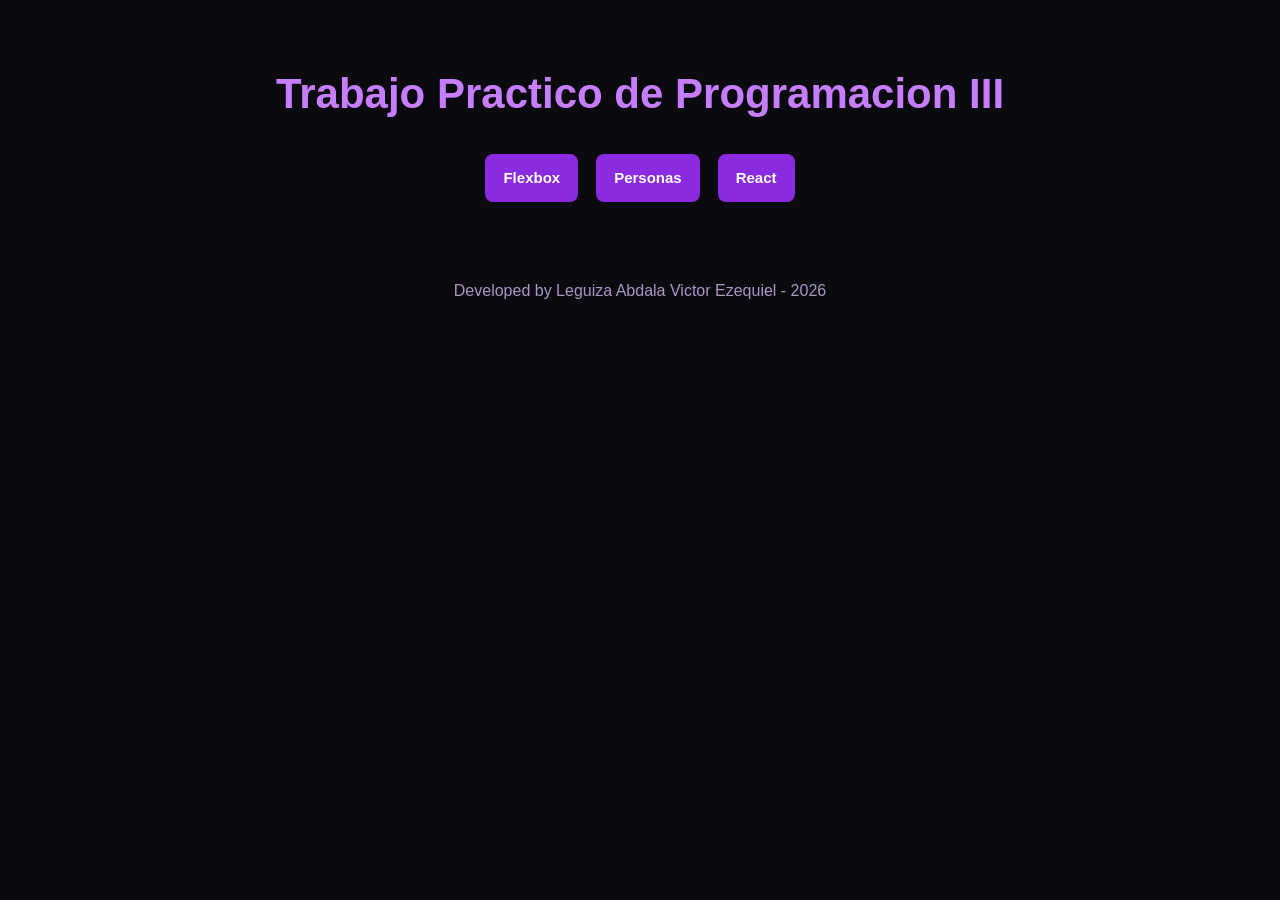
<file: index.html>
<!DOCTYPE html>
<html lang="es">
<head>
  <meta charset="UTF-8">
  <meta name="viewport" content="width=device-width, initial-scale=1.0">
  <title>Trabajo Practico</title>
  <link rel="stylesheet" href="css/styles.css">
</head>
<body class="pagina-inicio">
  <header>
    <h1>Trabajo Practico de Programacion III</h1>
    <nav class="menu-principal">
      <a class="boton" href="flexbox.html">Flexbox</a>
      <a class="boton" href="personas.html">Personas</a>
      <a class="boton" href="react.html">React</a>
    </nav>
  </header>

  <footer>
    <p>Developed by Leguiza Abdala Victor Ezequiel - 2026</p>
  </footer>
</body>
</html>
</file>
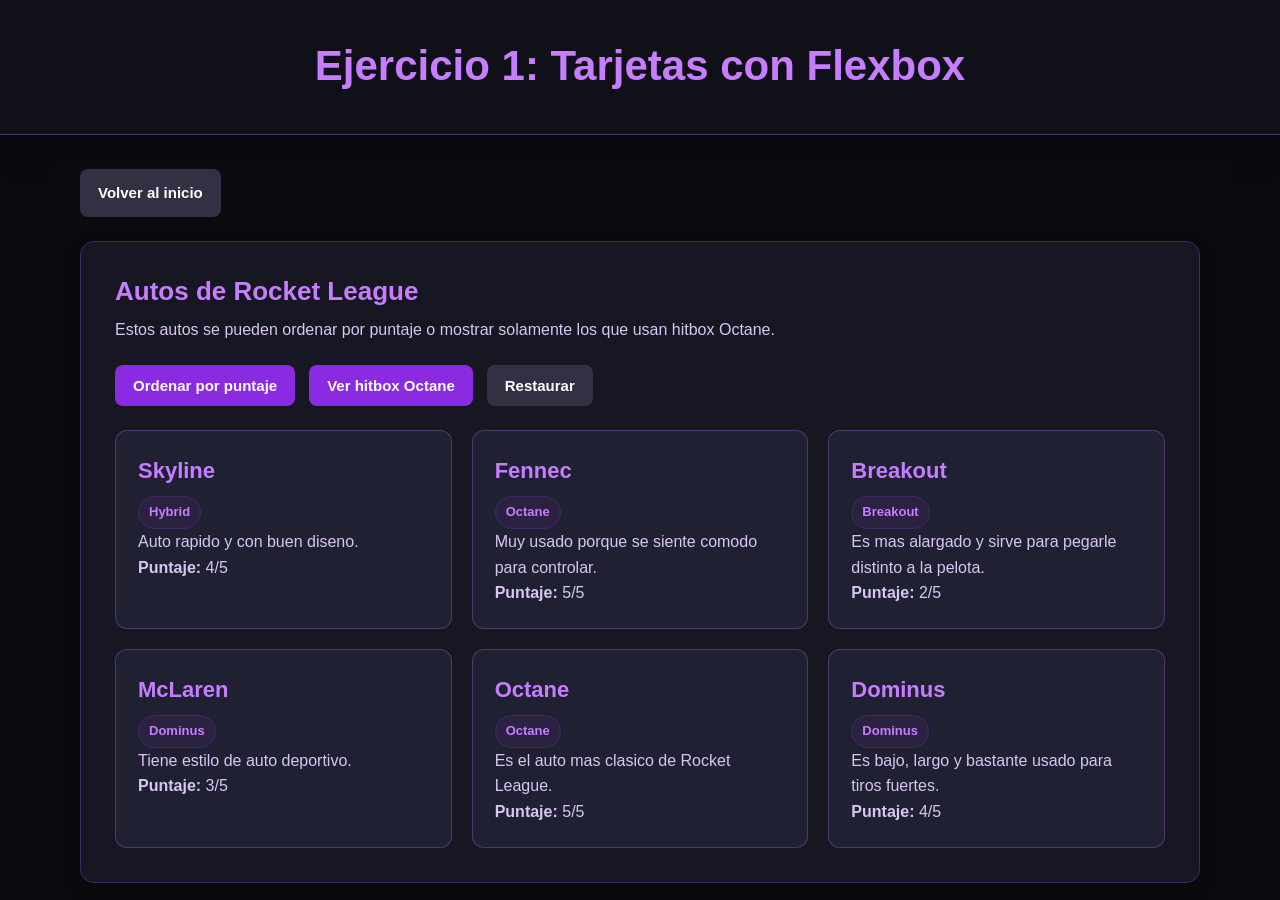
<file: flexbox.html>
<!DOCTYPE html>
<html lang="es">
<head>
  <meta charset="UTF-8">
  <meta name="viewport" content="width=device-width, initial-scale=1.0">
  <title>Ejercicio 1 - Flexbox</title>
  <link rel="stylesheet" href="css/styles.css">
</head>
<body>
  <header>
    <h1>Ejercicio 1: Tarjetas con Flexbox</h1>
  </header>

  <main>
    <a class="boton boton-secundario volver-inicio" href="index.html">Volver al inicio</a>

    <section class="panel">
      <h2>Autos de Rocket League</h2>
      <p>
        Estos autos se pueden ordenar por puntaje o mostrar solamente los que usan hitbox Octane.
      </p>

      <div class="acciones">
        <button id="btnOrdenar" type="button">Ordenar por puntaje</button>
        <button id="btnOctane" type="button">Ver hitbox Octane</button>
        <button id="btnRestaurar" type="button" class="boton-secundario">Restaurar</button>
      </div>

      <div id="contenedorTarjetas" class="contenedor-tarjetas"></div>
    </section>
  </main>
  <script src="js/flexbox.js"></script>
</body>
</html>
</file>
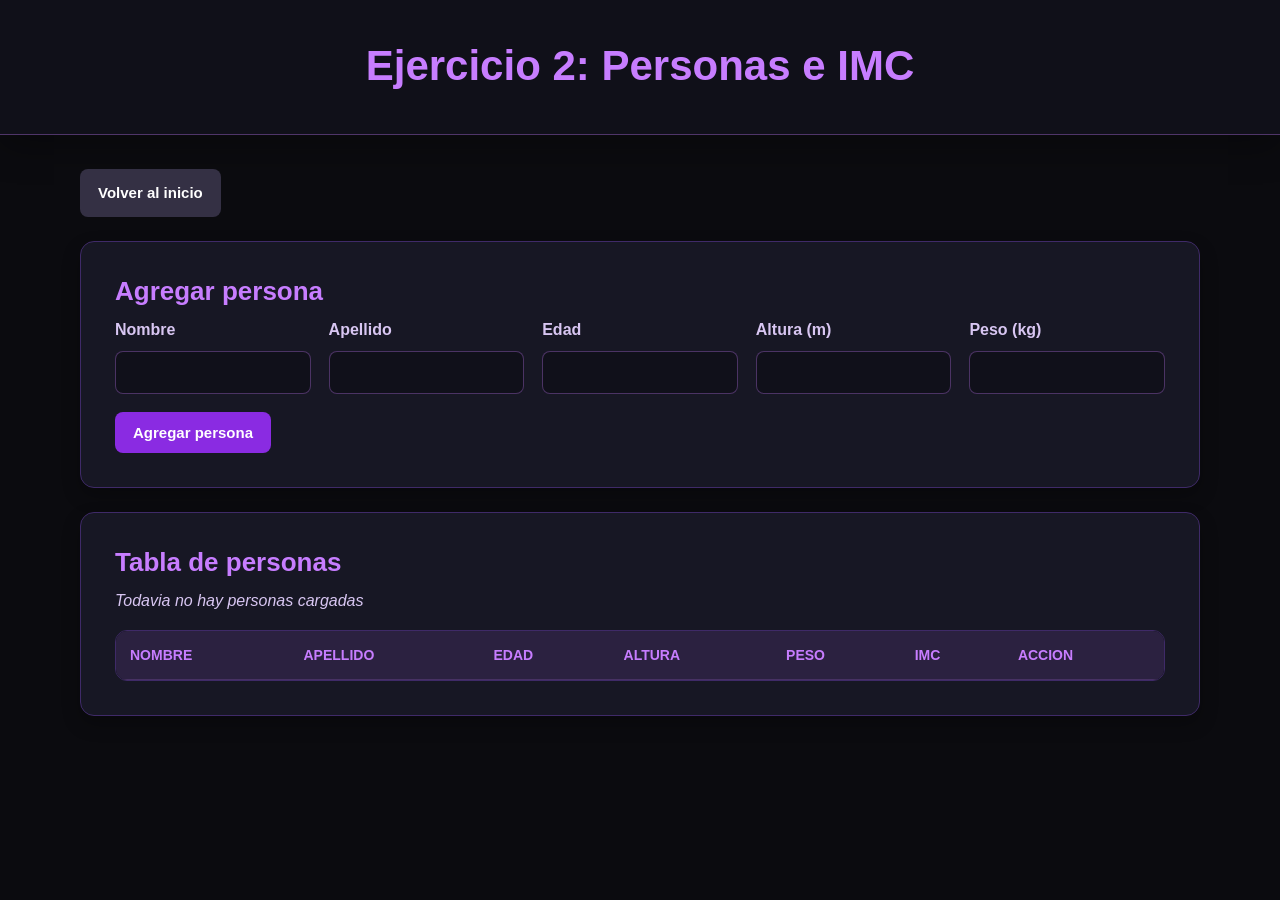
<file: personas.html>
<!DOCTYPE html>
<html lang="es">
<head>
  <meta charset="UTF-8">
  <meta name="viewport" content="width=device-width, initial-scale=1.0">
  <title>Ejercicio 2 - Personas</title>
  <link rel="stylesheet" href="css/styles.css">
</head>
<body>
  <header>
    <h1>Ejercicio 2: Personas e IMC</h1>
  </header>

  <main>
    <a class="boton boton-secundario volver-inicio" href="index.html">Volver al inicio</a>

    <section class="panel">
      <h2>Agregar persona</h2>

      <form id="formPersona">
        <label>
          Nombre
          <input id="nombre" type="text" required>
        </label>

        <label>
          Apellido
          <input id="apellido" type="text" required>
        </label>

        <label>
          Edad
          <input id="edad" type="number" min="1" required>
        </label>

        <label>
          Altura (m)
          <input id="altura" type="number" min="0.5" step="0.01" required>
        </label>

        <label>
          Peso (kg)
          <input id="peso" type="number" min="1" step="0.1" required>
        </label>

        <div class="form-acciones">
          <button type="submit">Agregar persona</button>
        </div>
      </form>
    </section>

    <section class="panel">
      <h2>Tabla de personas</h2>
      <p id="mensajePersonas" class="mensaje-vacio">Todavia no hay personas cargadas</p>

      <div class="tabla-contenedor">
        <table>
          <thead>
            <tr>
              <th>Nombre</th>
              <th>Apellido</th>
              <th>Edad</th>
              <th>Altura</th>
              <th>Peso</th>
              <th>IMC</th>
              <th>Accion</th>
            </tr>
          </thead>
          <tbody id="tablaPersonas"></tbody>
        </table>
      </div>
    </section>
  </main>
  <script src="js/personas.js"></script>
</body>
</html>
</file>
<file: css/styles.css>
* {
  box-sizing: border-box;
}

:root {
  --fondo: #09090f;
  --fondo-suave: #11111b;
  --panel: #171724;
  --panel-claro: #202033;
  --borde: #3f2a68;
  --principal: #8a2be2;
  --principal-claro: #c77dff;
  --texto: #f7f2ff;
  --texto-suave: #d8c6f2;
  --muted: #a995c7;
}

body {
  margin: 0;
  font-family: Arial, Helvetica, sans-serif;
  background: #0b0b0f;
  color: var(--texto);
  line-height: 1.6;
  min-height: 100vh;
}

header {
  background: rgba(17, 17, 27, 0.92);
  border-bottom: 1px solid rgba(199, 125, 255, 0.35);
  color: var(--texto);
  padding: 42px 18px 34px;
  text-align: center;
  box-shadow: 0 10px 35px rgba(0, 0, 0, 0.32);
}

header h1 {
  color: var(--principal-claro);
  font-size: clamp(28px, 5vw, 42px);
  line-height: 1.15;
  margin: 0 0 10px;
}

header p {
  margin: 0;
  color: var(--texto-suave);
  font-size: 17px;
}

main {
  margin: 34px auto 48px;
  width: min(1120px, 92%);
}

.menu-principal {
  display: flex;
  flex-wrap: wrap;
  gap: 18px;
  justify-content: center;
  margin-top: 30px;
}

.pagina-inicio header {
  background: transparent;
  border-bottom: 0;
  box-shadow: none;
  padding-top: 70px;
}

.pagina-inicio .menu-principal {
  margin-top: 36px;
}

.boton,
button {
  border: 0;
  border-radius: 8px;
  background: var(--principal);
  color: white;
  cursor: pointer;
  display: inline-block;
  font-size: 15px;
  font-weight: bold;
  letter-spacing: 0;
  padding: 12px 18px;
  text-decoration: none;
  transition: background 0.2s;
}

.boton:hover,
button:hover {
  background: #7320c5;
}

.boton:active,
button:active {
  background: #5f1aa3;
}

.boton-secundario {
  background: #343044;
  box-shadow: none;
}

.boton-secundario:hover {
  background: #49405f;
}

.volver-inicio {
  margin-bottom: 24px;
}

.panel {
  background: #171724;
  border: 1px solid var(--borde);
  border-radius: 14px;
  box-shadow: 0 8px 18px rgba(0, 0, 0, 0.25);
  margin-bottom: 24px;
  padding: clamp(22px, 4vw, 34px);
}

.panel h2 {
  color: var(--principal-claro);
  font-size: 26px;
  line-height: 1.2;
  margin: 0 0 10px;
}

.panel p {
  color: var(--texto-suave);
  margin-top: 0;
}

.acciones {
  display: flex;
  flex-wrap: wrap;
  gap: 14px;
  margin: 22px 0 24px;
}

.contenedor-tarjetas {
  display: flex;
  flex-wrap: wrap;
  gap: 20px;
}

.tarjeta {
  background: var(--panel-claro);
  border: 1px solid rgba(199, 125, 255, 0.28);
  border-radius: 12px;
  flex: 1 1 260px;
  padding: 22px;
  transition: border-color 0.25s, box-shadow 0.25s, transform 0.25s;
  color: var(--texto);
}

.tarjeta:hover,
.tarjeta.destacada {
  border-color: var(--principal-claro);
  box-shadow: 0 8px 18px rgba(0, 0, 0, 0.24);
  transform: translateY(-3px);
}

.tarjeta h3 {
  color: var(--principal-claro);
  font-size: 22px;
  margin: 0 0 8px;
}

.tarjeta p {
  margin-bottom: 0;
}

.etiqueta {
  background: #2b2140;
  border: 1px solid var(--borde);
  border-radius: 20px;
  color: var(--principal-claro);
  display: inline-block;
  font-size: 13px;
  font-weight: bold;
  padding: 5px 10px;
}

form {
  display: grid;
  gap: 18px;
  grid-template-columns: repeat(auto-fit, minmax(190px, 1fr));
  margin-top: 8px;
}

label {
  color: var(--texto-suave);
  display: flex;
  flex-direction: column;
  font-weight: bold;
  gap: 8px;
}

input {
  background: #10101a;
  border: 1px solid rgba(199, 125, 255, 0.32);
  border-radius: 8px;
  color: var(--texto);
  font-size: 15px;
  padding: 12px;
  transition: border-color 0.25s, box-shadow 0.25s, background 0.25s;
}

input:focus {
  background: #151522;
  border-color: var(--principal-claro);
  outline: none;
}

.form-acciones {
  align-items: end;
  display: flex;
}

.tabla-contenedor {
  border: 1px solid var(--borde);
  border-radius: 12px;
  overflow-x: auto;
}

table {
  background: var(--fondo-suave);
  color: var(--texto);
  border-collapse: collapse;
  width: 100%;
}

th,
td {
  border-bottom: 1px solid rgba(199, 125, 255, 0.18);
  padding: 13px 14px;
  text-align: left;
}

th {
  background: #2b2140;
  color: var(--principal-claro);
  font-size: 14px;
  text-transform: uppercase;
}

tr:nth-child(even) {
  background: rgba(255, 255, 255, 0.025);
}

tr:hover {
  background: rgba(255, 255, 255, 0.05);
}

.mensaje-vacio {
  color: var(--muted);
  font-style: italic;
}

footer {
  color: var(--muted);
  padding: 26px 16px 34px;
  text-align: center;
}

@media (max-width: 620px) {
  header h1 {
    font-size: 26px;
  }

  main {
    margin-top: 24px;
    width: min(100% - 24px, 1120px);
  }

  .panel {
    padding: 20px;
  }

  .boton,
  button {
    width: 100%;
  }
}
</file>
